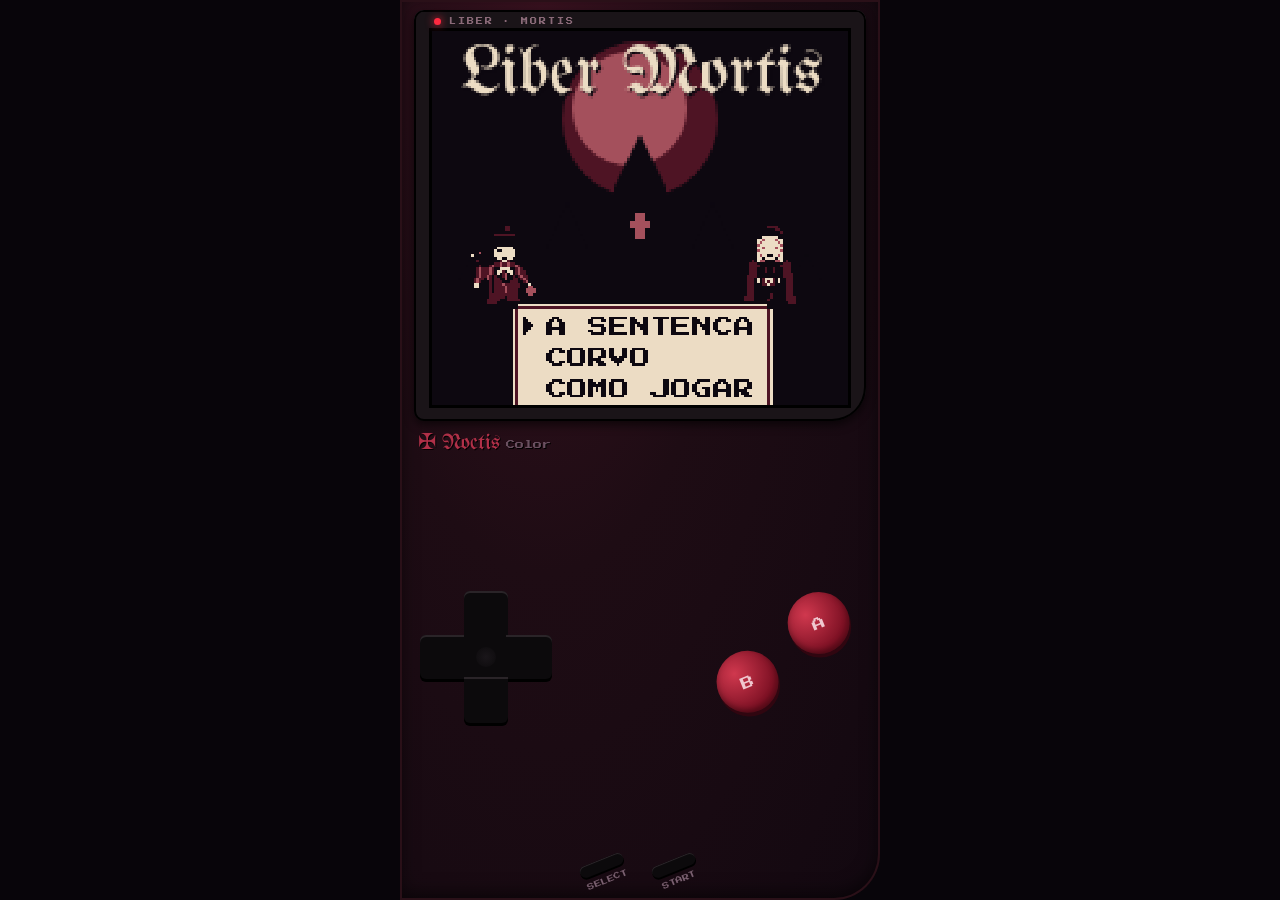
<file: liber-mortis/index.html>
<!DOCTYPE html>
<html lang="pt-br">
<head>
<meta charset="UTF-8">
<meta name="viewport" content="width=device-width, initial-scale=1, maximum-scale=1, user-scalable=no, viewport-fit=cover">
<meta name="theme-color" content="#120a10">
<meta name="apple-mobile-web-app-capable" content="yes">
<meta name="mobile-web-app-capable" content="yes">
<title>Liber Mortis</title>
<link rel="preconnect" href="https://fonts.googleapis.com">
<link rel="preconnect" href="https://fonts.gstatic.com" crossorigin>
<link href="https://fonts.googleapis.com/css2?family=Press+Start+2P&family=UnifrakturMaguntia&display=swap" rel="stylesheet">
<link rel="stylesheet" href="style.css">
</head>
<body>
<div id="console">
  <div class="bezel">
    <div class="bezel-top"><span class="led" id="led"></span><span>LIBER · MORTIS</span></div>
    <canvas id="screen" width="160" height="144"></canvas>
  </div>
  <div class="brand">✠ Noctis <i>Color</i></div>
  <div class="controls">
    <div class="dpad" id="dpad">
      <div class="dp up"></div><div class="dp left"></div><div class="dp mid"></div><div class="dp right"></div><div class="dp down"></div>
    </div>
    <div class="ab">
      <button class="btn-b" data-k="B">B</button>
      <button class="btn-a" data-k="A">A</button>
    </div>
  </div>
  <div class="ss">
    <button data-k="SELECT"><span></span>SELECT</button>
    <button data-k="START"><span></span>START</button>
  </div>
</div>
<script src="sprites.js"></script>
<script src="gb.js"></script>
</body>
</html>
</file>
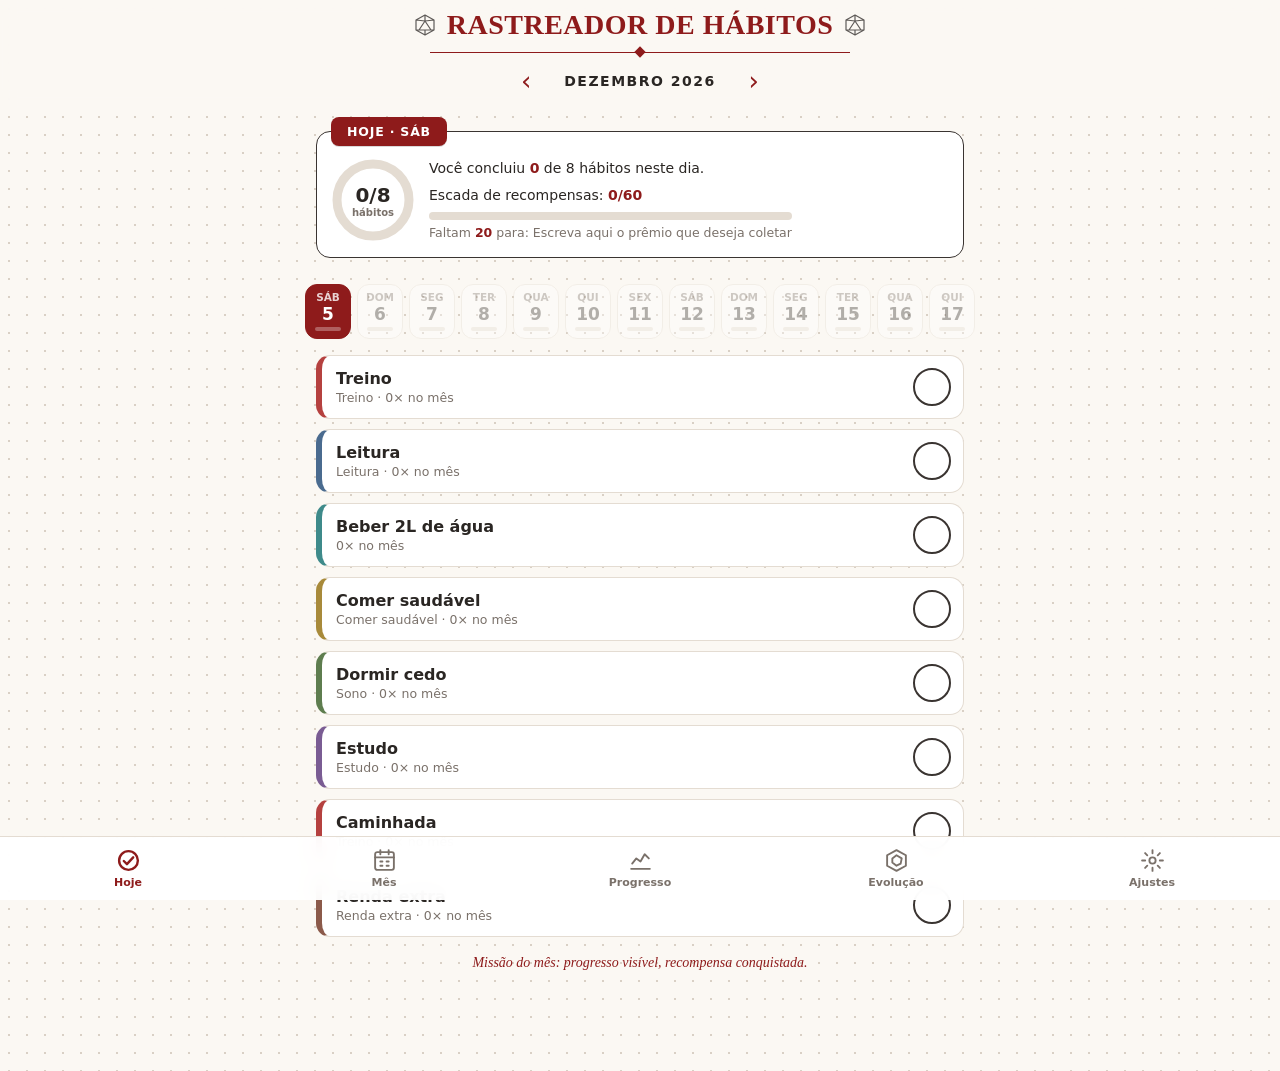
<file: rastreador-habitos/index.html>
<!DOCTYPE html>
<html lang="pt-BR" data-theme="light">
<head>
  <meta charset="UTF-8">
  <meta name="viewport" content="width=device-width, initial-scale=1, viewport-fit=cover">
  <title>Rastreador de Hábitos</title>
  <meta name="description" content="Rastreador de hábitos com escada de recompensas e mapa de evolução por pilares.">
  <meta name="theme-color" content="#8E1B1B">
  <meta name="mobile-web-app-capable" content="yes">
  <meta name="apple-mobile-web-app-capable" content="yes">
  <meta name="apple-mobile-web-app-status-bar-style" content="black-translucent">
  <meta name="apple-mobile-web-app-title" content="Hábitos">
  <link rel="manifest" href="manifest.webmanifest">
  <link rel="icon" href="icons/icon.svg" type="image/svg+xml">
  <link rel="apple-touch-icon" href="icons/apple-touch-icon.png">
  <link rel="stylesheet" href="app.css">
</head>
<body>
  <header class="topbar">
    <div class="topbar-row">
      <svg class="d20" viewBox="0 0 24 24" aria-hidden="true"><path d="M12 2 21 7v10l-9 5-9-5V7z M12 2v6 M3 7l9 1 9-1 M12 8l-6 9h12z M3 17l3 0 M21 17h-3 M12 22v-5"/></svg>
      <h1 id="title">Rastreador de Hábitos</h1>
      <svg class="d20" viewBox="0 0 24 24" aria-hidden="true"><path d="M12 2 21 7v10l-9 5-9-5V7z M12 2v6 M3 7l9 1 9-1 M12 8l-6 9h12z M3 17l3 0 M21 17h-3 M12 22v-5"/></svg>
    </div>
    <div class="rule"><span></span></div>
    <div class="month-switch">
      <button class="icon-btn" data-act="prev-month" aria-label="Mês anterior">‹</button>
      <button class="month-label" data-act="this-month" id="monthLabel" aria-label="Ir para o mês atual"></button>
      <button class="icon-btn" data-act="next-month" aria-label="Próximo mês">›</button>
    </div>
  </header>

  <main id="view" class="view"></main>

  <nav class="tabbar" aria-label="Seções">
    <button data-tab="hoje"><svg viewBox="0 0 24 24"><circle cx="12" cy="12" r="9"/><path d="m7.5 12.5 3 3 6-6.5"/></svg><span>Hoje</span></button>
    <button data-tab="mes"><svg viewBox="0 0 24 24"><rect x="3" y="4" width="18" height="17" rx="2"/><path d="M3 9h18M8 2v4M16 2v4M8 13h2M14 13h2M8 17h2M14 17h2"/></svg><span>Mês</span></button>
    <button data-tab="progresso"><svg viewBox="0 0 24 24"><path d="M3 20h18"/><path d="m4 15 4-5 4 3 4-7 4 4"/></svg><span>Progresso</span></button>
    <button data-tab="evolucao"><svg viewBox="0 0 24 24"><path d="M12 2 21 7v10l-9 5-9-5V7z"/><path d="M12 7l5 3-1 5-4 2-4-3 0-4z"/></svg><span>Evolução</span></button>
    <button data-tab="ajustes"><svg viewBox="0 0 24 24"><circle cx="12" cy="12" r="3"/><path d="M12 2v3M12 19v3M2 12h3M19 12h3M4.9 4.9 7 7M17 17l2.1 2.1M4.9 19.1 7 17M17 7l2.1-2.1"/></svg><span>Ajustes</span></button>
  </nav>

  <div id="toast" class="toast" role="status" aria-live="polite"></div>

  <script src="app.js"></script>
</body>
</html>
</file>
<file: liber-mortis/style.css>
* { box-sizing: border-box; margin: 0; padding: 0; -webkit-tap-highlight-color: transparent; }
html, body { height: 100%; overflow: hidden; background: #08050a; }
body { display: flex; justify-content: center; user-select: none; -webkit-user-select: none; touch-action: none;
  font-family: 'Press Start 2P', monospace; }

#console { position: relative; height: 100dvh; width: 100%; max-width: 480px; display: flex; flex-direction: column; align-items: center;
  padding: calc(10px + env(safe-area-inset-top, 0px)) 14px calc(10px + env(safe-area-inset-bottom, 0px));
  background: radial-gradient(ellipse at 30% 0%, #3a1220 0%, #1e0c14 45%, #120810 100%);
  border-radius: 0 0 46px 0; box-shadow: inset 0 0 0 2px #2a1018, inset 0 -6px 18px rgba(0,0,0,.6); }

.bezel { width: 100%; background: #1a1418; border-radius: 10px 10px 34px 10px; padding: 8px 18px 16px;
  box-shadow: inset 0 0 0 2px #000, inset 0 2px 0 #3a3038, 0 4px 10px rgba(0,0,0,.6); }
.bezel-top { display: flex; align-items: center; gap: 8px; font-size: 7px; color: #8a6a78; letter-spacing: 2px; margin-bottom: 6px; padding-left: 2px; }
.led { width: 7px; height: 7px; border-radius: 50%; background: #ff2a40; box-shadow: 0 0 8px #ff2a40; }
#screen { display: block; width: 100%; aspect-ratio: 160 / 144; image-rendering: pixelated; image-rendering: crisp-edges;
  background: #0d0810; box-shadow: 0 0 0 3px #000; touch-action: none; }

.brand { align-self: flex-start; margin: 8px 0 0 4px; font-family: 'UnifrakturMaguntia', serif; font-size: 22px; color: #b03048; text-shadow: 1px 1px 0 #000; }
.brand i { font-family: 'Press Start 2P', monospace; font-style: normal; font-size: 9px; color: #6a5060; }

.controls { flex: 1; width: 100%; display: flex; justify-content: space-between; align-items: center; min-height: 140px; padding: 0 6px; }
.dpad { position: relative; width: 132px; height: 132px; touch-action: none; }
.dp { position: absolute; background: #0c0a0c; box-shadow: inset 0 2px 0 #2a2428, 0 3px 0 #000; }
.dp.up    { left: 44px; top: 0; width: 44px; height: 46px; border-radius: 6px 6px 0 0; }
.dp.down  { left: 44px; bottom: 0; width: 44px; height: 46px; border-radius: 0 0 6px 6px; }
.dp.left  { top: 44px; left: 0; width: 46px; height: 44px; border-radius: 6px 0 0 6px; }
.dp.right { top: 44px; right: 0; width: 46px; height: 44px; border-radius: 0 6px 6px 0; }
.dp.mid   { left: 44px; top: 44px; width: 44px; height: 44px; box-shadow: none; }
.dp.mid::after { content: ''; position: absolute; inset: 12px; border-radius: 50%; background: radial-gradient(#1a161a, #0c0a0c); }
.dp.on { background: #2a1a20; }

.ab { position: relative; width: 150px; height: 120px; transform: rotate(-22deg); }
.ab button { position: absolute; width: 62px; height: 62px; border-radius: 50%; border: 0; font-family: inherit; font-size: 13px; color: #f0c8d0;
  background: radial-gradient(circle at 35% 30%, #d0384e, #7a0f22 70%); box-shadow: 0 4px 0 #300610, inset 0 -3px 6px rgba(0,0,0,.4); touch-action: none; }
.ab button.on { transform: translateY(3px); box-shadow: 0 1px 0 #300610; filter: brightness(1.25); }
.btn-b { left: 0; top: 38px; }
.btn-a { right: 0; top: 10px; }

.ss { display: flex; gap: 26px; margin-bottom: 6px; }
.ss button { display: flex; flex-direction: column; align-items: center; gap: 6px; background: none; border: 0; color: #7a6070; font-family: inherit; font-size: 7px; transform: rotate(-22deg); touch-action: none; }
.ss button span { width: 46px; height: 12px; border-radius: 8px; background: #0c0a0c; box-shadow: 0 2px 0 #000, inset 0 1px 0 #2a2428; }
.ss button.on span { background: #3a2028; }

@media (min-height: 860px) { .controls { min-height: 190px; } }
</file>
<file: rastreador-habitos/app.css>
/* ===== Tokens ===== */
:root {
  --accent-base: #8E1B1B;
  --accent: var(--accent-base);
  --accent-soft: color-mix(in srgb, var(--accent) 12%, transparent);
  --paper: #FBF8F3;
  --card: #FFFFFF;
  --ink: #2A2623;
  --muted: #7A716A;
  --line: #E4DCD2;
  --line-strong: #3A3431;
  --dot: #D9D0C5;
  --ok: #2F6B3A;
  --tab-h: 64px;
  --serif: "Times New Roman", Times, Georgia, serif;
  --sans: system-ui, -apple-system, "Segoe UI", Roboto, "Helvetica Neue", Arial, sans-serif;
  color-scheme: light;
}
[data-theme="dark"] {
  --accent: color-mix(in srgb, var(--accent-base) 55%, #ffffff);
  --accent-soft: color-mix(in srgb, var(--accent) 18%, transparent);
  --paper: #171412;
  --card: #221E1B;
  --ink: #EFE8E1;
  --muted: #A69C93;
  --line: #3A332E;
  --line-strong: #8A7F76;
  --dot: #2C2622;
  --ok: #7CC48A;
  color-scheme: dark;
}

* { box-sizing: border-box; -webkit-tap-highlight-color: transparent; }
html, body { margin: 0; }
body {
  font-family: var(--sans);
  color: var(--ink);
  background-color: var(--paper);
  background-image: radial-gradient(var(--dot) 1px, transparent 1.2px);
  background-size: 18px 18px;
  min-height: 100dvh;
  padding-bottom: calc(var(--tab-h) + env(safe-area-inset-bottom) + 16px);
  -webkit-font-smoothing: antialiased;
  overscroll-behavior-y: none;
}
button { font: inherit; color: inherit; background: none; border: 0; cursor: pointer; }
input, select, textarea { font: inherit; color: inherit; }

/* ===== Top bar ===== */
.topbar {
  position: sticky; top: 0; z-index: 20;
  padding: calc(env(safe-area-inset-top) + 10px) 16px 8px;
  background: color-mix(in srgb, var(--paper) 92%, transparent);
  backdrop-filter: blur(8px); -webkit-backdrop-filter: blur(8px);
}
.topbar-row { display: flex; align-items: center; justify-content: center; gap: 10px; }
.topbar h1 {
  margin: 0; font-family: var(--serif); font-weight: 700; color: var(--accent);
  font-size: clamp(20px, 6vw, 28px); letter-spacing: .5px; text-transform: uppercase; text-align: center;
  line-height: 1.1;
}
.d20 { width: 24px; height: 24px; flex: none; fill: none; stroke: var(--ink); stroke-width: 1.2; stroke-linejoin: round; opacity: .75; }
.rule { position: relative; height: 10px; margin: 6px auto 4px; max-width: 420px; }
.rule::before { content: ""; position: absolute; left: 0; right: 0; top: 50%; border-top: 1.5px solid var(--accent); }
.rule span { position: absolute; left: 50%; top: 50%; width: 8px; height: 8px; background: var(--accent); transform: translate(-50%, -50%) rotate(45deg); }
.month-switch { display: flex; align-items: center; justify-content: center; gap: 6px; }
.month-label { font-weight: 700; letter-spacing: 1.5px; font-size: 14px; padding: 6px 12px; border-radius: 8px; min-width: 170px; }
.month-label small { color: var(--muted); font-weight: 600; letter-spacing: .5px; margin-left: 6px; }
.icon-btn { width: 40px; height: 40px; border-radius: 50%; font-size: 26px; line-height: 1; color: var(--accent); }
.icon-btn:active, .month-label:active { background: var(--accent-soft); }

/* ===== Layout ===== */
.view { max-width: 680px; margin: 0 auto; padding: 4px 16px 16px; }
.section { margin-top: 22px; }
.panel {
  position: relative; background: var(--card); border: 1.5px solid var(--line-strong);
  border-radius: 14px; padding: 26px 14px 14px; margin-top: 18px;
}
.tag {
  position: absolute; top: -15px; left: 14px;
  background: var(--accent-base); color: #fff; font-weight: 700; font-size: 12.5px; letter-spacing: .8px;
  text-transform: uppercase; padding: 7px 16px; border-radius: 8px 8px 8px 8px;
  box-shadow: 0 1px 0 rgba(0,0,0,.15);
}
.hint { color: var(--muted); font-size: 13px; line-height: 1.45; margin: 0 0 10px; }
.center { text-align: center; }
.muted { color: var(--muted); }

/* ===== Summary card (hoje) ===== */
.summary { display: flex; gap: 14px; align-items: center; }
.ring { width: 84px; height: 84px; flex: none; }
.ring circle { fill: none; stroke-width: 9; }
.ring .bg { stroke: var(--line); }
.ring .fg { stroke: var(--accent); stroke-linecap: round; transition: stroke-dashoffset .35s ease; }
.ring text { font-weight: 800; fill: var(--ink); font-size: 20px; }
.ring .sub { font-size: 10px; fill: var(--muted); font-weight: 600; }
.summary-txt { font-size: 14px; line-height: 1.5; }
.summary-txt b { color: var(--accent); }
.bar { height: 8px; background: var(--line); border-radius: 99px; overflow: hidden; margin-top: 6px; }
.bar > i { display: block; height: 100%; background: var(--accent); border-radius: 99px; transition: width .35s; }

/* ===== Day strip ===== */
.days {
  display: flex; gap: 6px; overflow-x: auto; padding: 4px 2px 10px; margin: 0 -16px; padding-inline: 16px;
  scroll-snap-type: x proximity; scrollbar-width: none;
}
.days::-webkit-scrollbar { display: none; }
.day {
  flex: none; width: 46px; padding: 6px 0 7px; border-radius: 12px; text-align: center;
  border: 1.5px solid var(--line); background: var(--card); scroll-snap-align: center;
}
.day .wd { display: block; font-size: 10.5px; color: var(--muted); font-weight: 700; }
.day .n { display: block; font-size: 17px; font-weight: 800; margin: 1px 0 3px; }
.day .pip { display: block; height: 4px; margin: 0 9px; border-radius: 4px; background: var(--line); overflow: hidden; }
.day .pip i { display: block; height: 100%; background: var(--accent); }
.day.sel { border-color: var(--accent); background: var(--accent-base); color: #fff; }
.day.sel .wd { color: rgba(255,255,255,.8); }
.day.sel .pip { background: rgba(255,255,255,.3); }
.day.sel .pip i { background: #fff; }
.day.today:not(.sel) { border-color: var(--accent); }
.day:disabled { opacity: .35; }

/* ===== Habit cards ===== */
.habits { display: grid; gap: 10px; margin-top: 6px; }
.habit {
  display: flex; align-items: center; gap: 12px; width: 100%; text-align: left;
  background: var(--card); border: 1.5px solid var(--line); border-left: 6px solid var(--c);
  border-radius: 14px; padding: 12px 12px 12px 14px; min-height: 64px;
  transition: transform .12s ease, background .2s;
}
.habit:active { transform: scale(.985); }
.habit .info { flex: 1; min-width: 0; }
.habit .name { display: block; font-weight: 700; font-size: 16px; white-space: nowrap; overflow: hidden; text-overflow: ellipsis; }
.habit .meta { display: block; font-size: 12.5px; color: var(--muted); margin-top: 2px; }
.check {
  flex: none; width: 38px; height: 38px; border-radius: 50%; border: 2px solid var(--line-strong);
  display: grid; place-items: center; transition: all .18s;
}
.check svg { width: 22px; height: 22px; fill: none; stroke: #fff; stroke-width: 3; stroke-linecap: round; stroke-linejoin: round; opacity: 0; transform: scale(.5); transition: all .18s; }
.habit.done { background: color-mix(in srgb, var(--c) 9%, var(--card)); border-color: color-mix(in srgb, var(--c) 45%, var(--line)); }
.habit.done .check { background: var(--accent-base); border-color: var(--accent-base); }
.habit.done .check svg { opacity: 1; transform: scale(1); }
.habit.done .name { text-decoration: line-through; text-decoration-color: color-mix(in srgb, var(--ink) 35%, transparent); }
.empty { text-align: center; padding: 28px 12px; color: var(--muted); }
.btn {
  display: inline-flex; align-items: center; justify-content: center; gap: 6px;
  padding: 11px 16px; border-radius: 10px; font-weight: 700; font-size: 14px;
  background: var(--accent-base); color: #fff; min-height: 44px;
}
.btn.ghost { background: transparent; color: var(--accent); border: 1.5px solid var(--accent); }
.btn.danger { background: transparent; color: #C0392B; border: 1.5px solid #C0392B; }
.btn.small { padding: 6px 12px; min-height: 34px; font-size: 13px; }
.btn:active { filter: brightness(.9); }
.row-btns { display: flex; flex-wrap: wrap; gap: 8px; margin-top: 12px; }

/* ===== Month grid ===== */
.grid-wrap { margin: 0 -14px; }
.grid-scroll { overflow-x: auto; -webkit-overflow-scrolling: touch; }
table.grid { border-collapse: separate; border-spacing: 0; font-size: 12px; }
.grid th, .grid td { border-right: 1px solid var(--line); border-bottom: 1px solid var(--line); padding: 0; text-align: center; }
.grid thead th { font-weight: 800; height: 40px; min-width: 34px; background: var(--card); }
.grid thead th small { display: block; font-weight: 600; color: var(--muted); font-size: 9.5px; }
.grid thead th.today { color: var(--accent); }
.grid .hcol {
  position: sticky; left: 0; z-index: 2; background: var(--card); text-align: left;
  min-width: 118px; max-width: 118px; padding: 0 8px 0 12px; font-weight: 700; font-size: 13px;
  white-space: nowrap; overflow: hidden; text-overflow: ellipsis; border-right: 1.5px solid var(--line-strong);
  box-shadow: 4px 0 6px -4px rgba(0,0,0,.18);
}
.grid tbody .hcol { border-left: 4px solid var(--c); }
.grid td button { width: 34px; height: 40px; display: grid; place-items: center; }
.grid td button svg { width: 15px; height: 15px; fill: none; stroke: var(--accent); stroke-width: 3; stroke-linecap: round; stroke-linejoin: round; }
.grid td.future button { opacity: .25; }
.grid td.weekend { background: color-mix(in srgb, var(--line) 30%, transparent); }
.grid tfoot td { font-weight: 800; height: 32px; color: var(--accent); background: var(--accent-soft); }
.grid tfoot .hcol { color: var(--ink); }
.legend-row { display: flex; justify-content: space-between; gap: 8px; font-size: 12.5px; color: var(--muted); margin-top: 10px; }

/* ===== Stats ===== */
.stats { display: grid; grid-template-columns: repeat(2, 1fr); gap: 10px; }
.stat { background: var(--card); border: 1.5px solid var(--line); border-radius: 12px; padding: 10px 12px; }
.stat b { display: block; font-size: 22px; color: var(--accent); }
.stat span { font-size: 12px; color: var(--muted); font-weight: 600; }
@media (min-width: 520px) { .stats { grid-template-columns: repeat(4, 1fr); } }

/* ===== Charts ===== */
svg.chart { width: 100%; height: auto; display: block; overflow: visible; }
.chart .gl { stroke: var(--line); stroke-width: .8; }
.chart .ax { stroke: var(--line-strong); stroke-width: 1.4; }
.chart .lbl { fill: var(--ink); font-size: 8px; font-weight: 700; }
.chart .lbl.m { fill: var(--muted); font-weight: 600; }
.chart .axis-title { fill: var(--accent); font-size: 9px; font-weight: 800; letter-spacing: .5px; }
.chart .line { fill: none; stroke: color-mix(in srgb, var(--accent) 75%, #fff); stroke-width: 2.2; stroke-linejoin: round; }
.chart .pt { fill: var(--card); stroke: var(--accent); stroke-width: 1.8; }

/* ===== Ladder ===== */
.ladder { position: relative; display: flex; gap: 14px; margin-top: 8px; }
.rungs { display: flex; flex-direction: column-reverse; flex: none; }
.rung { display: flex; align-items: center; gap: 4px; }
.rung .num { width: 18px; text-align: right; font-size: 8px; font-weight: 700; color: var(--muted); line-height: 1; }
.rung .blk { width: 34px; border: 1px solid var(--line-strong); border-bottom: 0; background: var(--card); }
.rung:first-child .blk { border-bottom: 1px solid var(--line-strong); }
.rung.on .blk { background: color-mix(in srgb, var(--accent) 22%, var(--card)); }
.rung.mark .blk { border-top: 2px solid var(--accent); }
.rung.now .blk { box-shadow: inset 0 -3px 0 var(--accent); }
.rewards { position: relative; flex: 1; }
.reward {
  position: absolute; left: 0; right: 0; background: var(--card);
  border: 1.5px solid var(--line-strong); border-radius: 10px; padding: 8px 10px; font-size: 13px;
}
.reward::before { content: ""; position: absolute; left: -15px; top: 50%; width: 14px; border-top: 1.5px solid var(--accent); }
.reward h4 { margin: 0 0 3px; color: var(--accent); font-size: 11px; letter-spacing: .5px; text-transform: uppercase; }
.reward p { margin: 0; font-weight: 600; }
.reward.on p { color: var(--ok); }
.reward .st { font-size: 11px; font-weight: 700; color: var(--muted); }
.reward.on .st { color: var(--ok); }

/* ===== Reflexão ===== */
textarea.reflect {
  width: 100%; min-height: 130px; resize: vertical; border: 0; outline: none; background:
    repeating-linear-gradient(transparent 0 27px, var(--line) 27px 28px);
  line-height: 28px; font-size: 15px; padding: 0 2px;
}

/* ===== Radar ===== */
.radar-head { text-align: center; margin-top: 10px; }
.radar-head h2 { font-family: var(--serif); color: var(--accent); text-transform: uppercase; margin: 0; font-size: clamp(19px, 5.4vw, 24px); }
.radar-head p { color: var(--muted); font-size: 14px; margin: 6px 0 0; }
.radar .web { fill: none; stroke: var(--line); stroke-width: .8; }
.radar .web.outer { stroke: var(--accent); stroke-width: 1.4; }
.radar .spoke { stroke: var(--line); stroke-width: .8; }
.radar .tick { fill: var(--muted); font-size: 7px; }
.radar .plabel { fill: var(--accent); font-size: 9.5px; font-weight: 800; text-transform: uppercase; letter-spacing: .3px; }
.radar .pnum { fill: var(--muted); font-size: 7.5px; font-weight: 700; }
.radar .shape { fill: color-mix(in srgb, var(--accent) 8%, transparent); stroke: color-mix(in srgb, var(--accent) 70%, #fff); stroke-width: 2.4; stroke-linejoin: round; }
.radar .prev { fill: none; stroke: var(--muted); stroke-width: 1.4; stroke-dasharray: 4 3; }
.radar .center { fill: var(--accent); }
.toggle-line { display: flex; align-items: center; justify-content: center; gap: 8px; font-size: 13px; color: var(--muted); margin-top: 4px; }

table.pillars { width: 100%; border-collapse: collapse; font-size: 13.5px; }
.pillars th { color: var(--accent); font-size: 11px; letter-spacing: .4px; text-transform: uppercase; padding: 6px 4px; border-bottom: 1.5px solid var(--line-strong); }
.pillars td { padding: 9px 4px; border-bottom: 1px solid var(--line); text-align: center; }
.pillars td.l { text-align: left; }
.pillars td.l small { display: block; color: var(--muted); font-size: 11px; }
.pillars .lvl { font-weight: 800; color: var(--accent); }
.sw { display: inline-block; width: 18px; height: 18px; border-radius: 3px; border: 1px solid rgba(0,0,0,.3); vertical-align: middle; }
.stepper { display: inline-flex; align-items: center; gap: 2px; }
.stepper button { width: 26px; height: 26px; border-radius: 50%; border: 1.5px solid var(--line-strong); font-weight: 800; line-height: 1; }
.stepper span { min-width: 22px; font-weight: 700; }
.howto p { margin: 0 0 6px; font-size: 14px; line-height: 1.45; }
.footnote { text-align: center; font-family: var(--serif); font-style: italic; color: var(--accent); font-size: 14px; margin: 18px 0 4px; }

/* ===== Settings ===== */
.set-list { display: grid; gap: 8px; }
.set-item { display: flex; align-items: center; gap: 8px; padding: 8px; border: 1.5px solid var(--line); border-radius: 12px; background: var(--card); }
.set-item input[type=text], .set-item input[type=number], .set-item select, .field {
  min-width: 0; border: 1.5px solid var(--line); border-radius: 8px; padding: 8px 9px; background: var(--paper); font-size: 15px;
}
.set-item input[type=text] { flex: 1; }
.set-item input[type=number] { width: 70px; }
.set-item select { max-width: 120px; font-size: 13px; }
.set-item .col { display: flex; flex-direction: column; gap: 6px; flex: 1; min-width: 0; }
.set-item .line { display: flex; gap: 6px; align-items: center; }
.set-item .line label { font-size: 11.5px; color: var(--muted); font-weight: 700; }
input[type=color] {
  -webkit-appearance: none; appearance: none; flex: none; width: 34px; height: 34px; border: 0; border-radius: 50%; padding: 0; background: none; cursor: pointer;
}
input[type=color]::-webkit-color-swatch-wrapper { padding: 0; }
input[type=color]::-webkit-color-swatch { border: 2px solid var(--line-strong); border-radius: 50%; }
input[type=color]::-moz-color-swatch { border: 2px solid var(--line-strong); border-radius: 50%; }
.mini { width: 32px; height: 32px; border-radius: 8px; font-weight: 800; color: var(--muted); flex: none; }
.mini:active { background: var(--accent-soft); }
.mini.del { color: #C0392B; }
.seg { display: inline-flex; border: 1.5px solid var(--accent); border-radius: 10px; overflow: hidden; }
.seg button { padding: 8px 14px; font-weight: 700; font-size: 13px; color: var(--accent); }
.seg button.on { background: var(--accent-base); color: #fff; }
.swatches { display: flex; flex-wrap: wrap; gap: 10px; margin-top: 10px; }
.swatches button { width: 36px; height: 36px; border-radius: 50%; border: 3px solid transparent; outline: 2px solid transparent; }
.swatches button.on { border-color: var(--card); outline-color: var(--ink); }
.set-label { font-weight: 700; font-size: 14px; margin: 14px 0 6px; }
.note { font-size: 12.5px; color: var(--muted); margin-top: 10px; line-height: 1.4; }

/* ===== Tab bar ===== */
.tabbar {
  position: fixed; left: 0; right: 0; bottom: 0; z-index: 30;
  display: grid; grid-template-columns: repeat(5, 1fr);
  height: calc(var(--tab-h) + env(safe-area-inset-bottom)); padding-bottom: env(safe-area-inset-bottom);
  background: color-mix(in srgb, var(--card) 94%, transparent);
  backdrop-filter: blur(10px); -webkit-backdrop-filter: blur(10px);
  border-top: 1.5px solid var(--line);
}
.tabbar button { display: flex; flex-direction: column; align-items: center; justify-content: center; gap: 3px; color: var(--muted); font-size: 11px; font-weight: 700; }
.tabbar svg { width: 25px; height: 25px; fill: none; stroke: currentColor; stroke-width: 1.8; stroke-linecap: round; stroke-linejoin: round; }
.tabbar button.on { color: var(--accent); }
.tabbar button.on svg { stroke-width: 2.3; }

/* ===== Toast ===== */
.toast {
  position: fixed; left: 50%; bottom: calc(var(--tab-h) + env(safe-area-inset-bottom) + 14px);
  transform: translate(-50%, 20px); opacity: 0; pointer-events: none; z-index: 40;
  background: var(--ink); color: var(--paper); padding: 12px 18px; border-radius: 12px; font-weight: 700; font-size: 14px;
  max-width: calc(100vw - 32px); text-align: center; transition: all .25s ease; box-shadow: 0 6px 20px rgba(0,0,0,.25);
}
.toast.show { opacity: 1; transform: translate(-50%, 0); }
.toast.reward { background: var(--accent-base); color: #fff; }

@media (prefers-reduced-motion: reduce) { * { transition: none !important; } }

/* Ajustes: campos nunca ultrapassam a largura da tela */
.set-item .col input[type=text] { width: 100%; }
.set-item .line select { flex: 1; min-width: 0; max-width: none; }
.set-item .mini { width: 28px; }
.view { overflow-x: clip; }
.set-list, .habits { grid-template-columns: minmax(0, 1fr); }
.moves { display: flex; flex-direction: column; gap: 4px; flex: none; } .moves .mini { height: 28px; }
</file>
